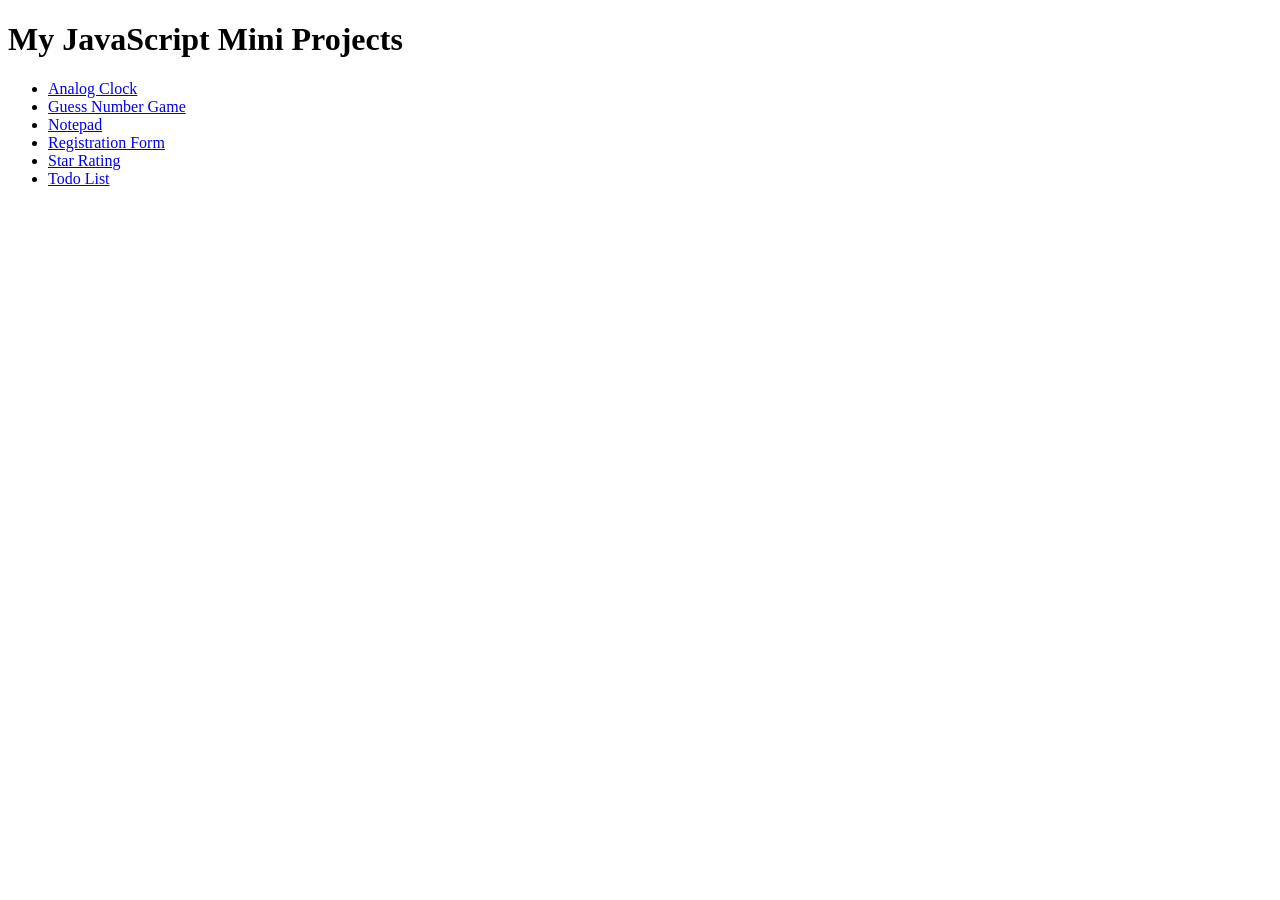
<file: index.html>
<!DOCTYPE html>
<html>
<head>
<title>JavaScript Mini Projects</title>
</head>

<body>

<h1>My JavaScript Mini Projects</h1>

<ul>
<li><a href="analogClock/">Analog Clock</a></li>
<li><a href="guessnumber/">Guess Number Game</a></li>
<li><a href="notepad/">Notepad</a></li>
<li><a href="registerForm/">Registration Form</a></li>
<li><a href="star/">Star Rating</a></li>
<li><a href="todolist/">Todo List</a></li>
</ul>

</body>
</html>
</file>
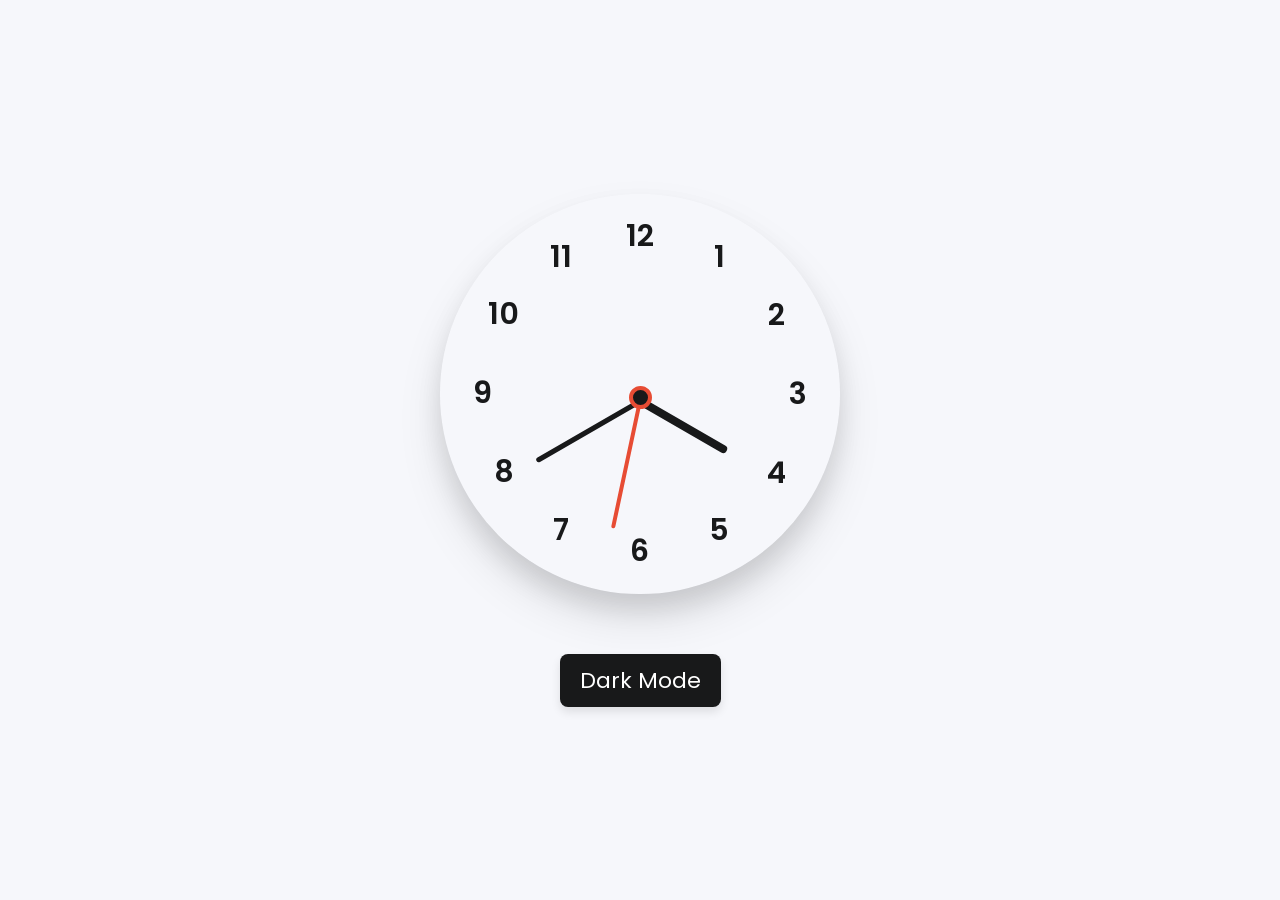
<file: analogClock/index.html>
<!DOCTYPE html>
<html lang="en">

<head>
    <meta charset="UTF-8">
    <meta name="viewport" content="width=device-width, initial-scale=1.0">
    <title>Document</title>
    <link rel="stylesheet" href="Clock.css">
     <script src="Clock.js" defer></script>
</head>

<body>
    <div class="container">
        <div class="clock">
            <label style="--i:  1"><span>1</span></label>
            <label style="--i:  2"><span>2</span></label>
            <label style="--i:  3"><span>3</span></label>
            <label style="--i:  4"><span>4</span></label>
            <label style="--i:  5"><span>5</span></label>
            <label style="--i:  6"><span>6</span></label>
            <label style="--i:  7"><span>7</span></label>
            <label style="--i:  8"><span>8</span></label>
            <label style="--i:  9"><span>9</span></label>
            <label style="--i:  10"><span>10</span></label>
            <label style="--i:  11"><span>11</span></label>
            <label style="--i:  12"><span>12</span></label>


            <div class="indicator">
                <span class="hand hour"></span>
                <span class="hand minute"></span>
                <span class="hand second"></span>
            </div>
         </div>
          <div class="mode-swicth">Dark Mode</div>
    </div>


    
</body>

</html>
</file>
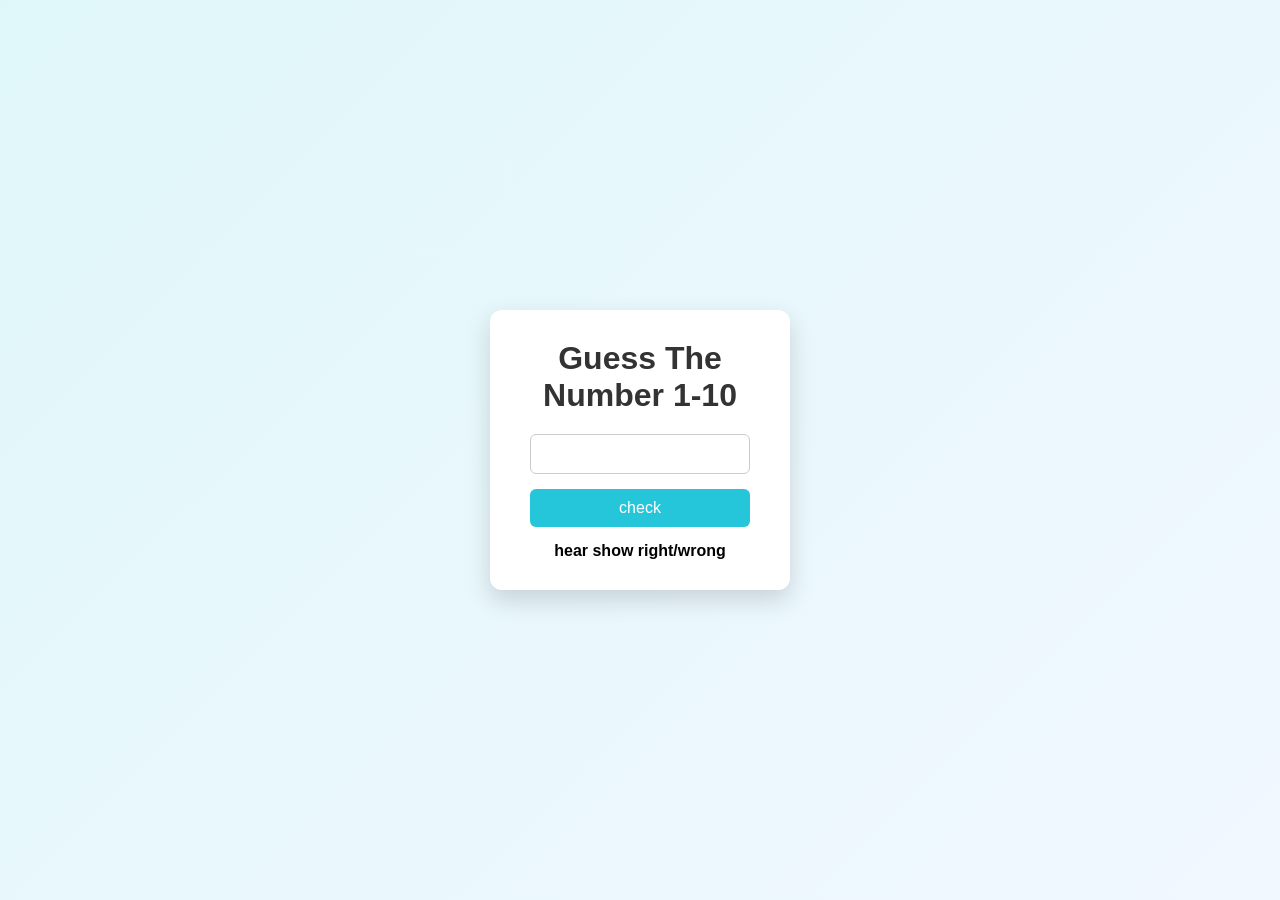
<file: guessnumber/index.html>
<body>
    

<center>
    <div class="container"> 
    <h1> Guess The Number 1-10</h1>
    <input id="user" type="number">
    <button onclick="change()">check</button>
    <h2 id="rw">hear show right/wrong</h2> 

    </div>


</center>
</body>

<style>
    * {
  margin: 0;
  padding: 0;
  box-sizing: border-box;
  font-family: Arial, sans-serif;
}

body {
  height: 100vh;
  display: flex;
  justify-content: center;
  align-items: center;
  background: linear-gradient(135deg, #e0f7fa, #f1f8ff);
}

.container {
  background: white;
  padding: 30px 40px;
  border-radius: 12px;
  text-align: center;
  box-shadow: 0 10px 25px rgba(0, 0, 0, 0.15);
  width: 300px;
}

h1 {
  margin-bottom: 20px;
  color: #333;
}

input {
  width: 100%;
  padding: 10px;
  font-size: 16px;
  margin-bottom: 15px;
  border-radius: 6px;
  border: 1px solid #ccc;
  text-align: center;
}

button {
  width: 100%;
  padding: 10px;
  background: #26c6da;
  color: white;
  font-size: 16px;
  border: none;
  border-radius: 6px;
  cursor: pointer;
}

button:hover {
  background: #00acc1;
}

h2 {
  margin-top: 15px;
  font-size: 16px;
  font-weight: bold;
}

   /* div{
        
        font-family:sans-serif;
        padding-top: 100px;
    }
    #user{
        height: 50px;
        width: 150px;
        display: block;
        padding: 25px;
        margin-bottom: 20px;
        color: black;

        
    }
    button{
        padding: 20px;
        height: 20px;
        width:100px;
        justify-content: center;
        align-items: center;
        display: flex;
        font-weight: 700;
        background-color: aqua;
        cursor: pointer;
        border: none;
        
    }*/
   
</style>

<script>
    var inputt = document.getElementById("user")
    var rww = document.getElementById('rw')
    var randomnumber = Math.floor(Math.random()*10) +1
    

    function change() {
        
        var enterednumber = inputt.value
        if (randomnumber == enterednumber) {
            console.log("right")
            rww.textContent = "you are right"
            alert("you won the game")
        }
        else {
            console.log("wrong")
            rww.textContent = "you are wrong"
        }
    }


</script>
</file>
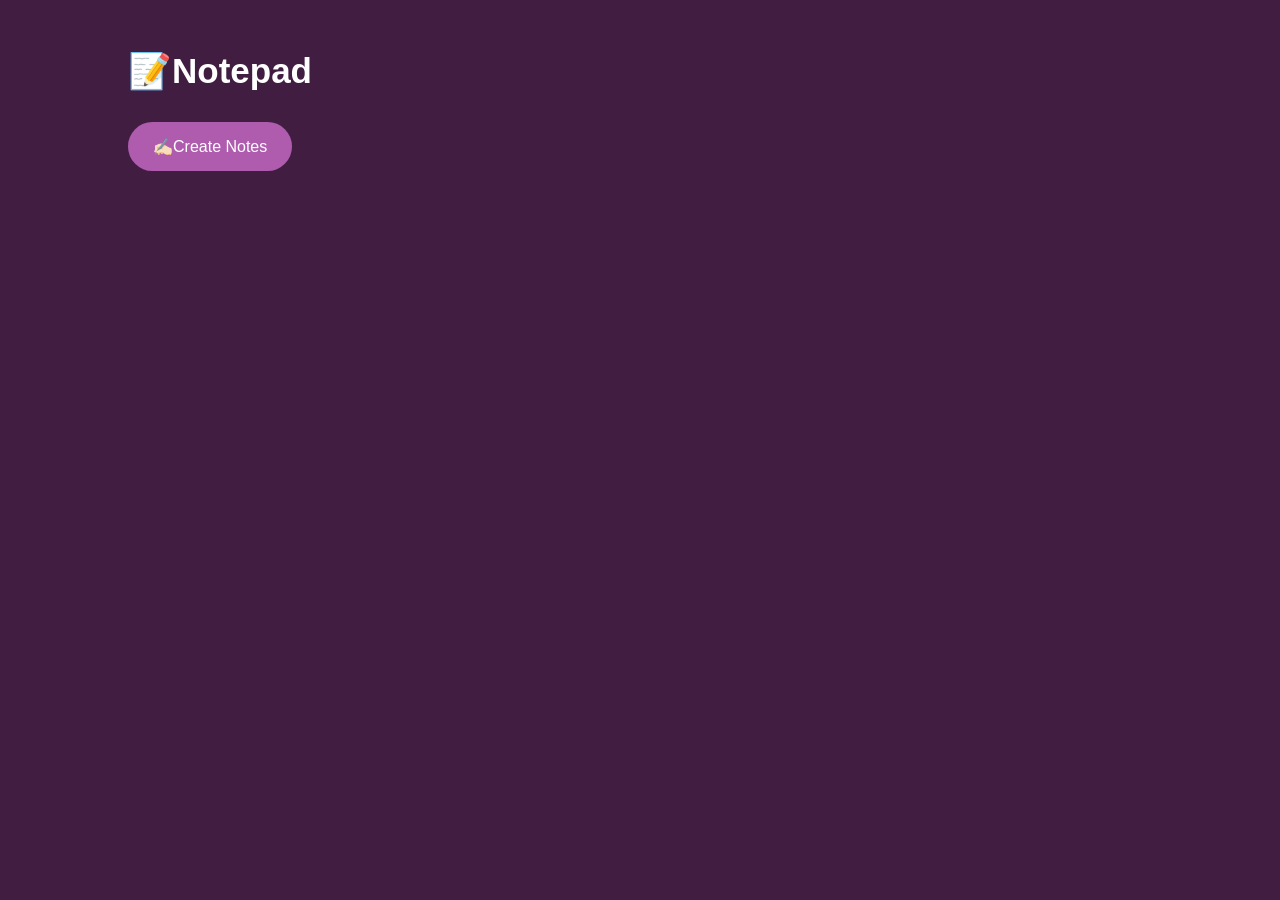
<file: notepad/index.html>
<!DOCTYPE html>
<html lang="en">
<head>
    <meta charset="UTF-8">
    <meta name="viewport" content="width=device-width, initial-scale=1.0">
    <title>Document</title>
    <link rel="stylesheet" href="notepad.css">
    
</head>
<body>
    <div class="container">
        <h1 class="heading">📝Notepad</h1>
        <button class="btn">✍🏻Create Notes</button>
    
      <div class="notes-container">
         <!-- <p contenteditable="true" class="input-box">
               <img src="https://cdn-icons-png.flaticon.com/512/1345/1345874.png" alt="delete">
            </p>-->
     </div>
    </div>
    <script src="notepad.js"></script>
</body>
</html>
</file>
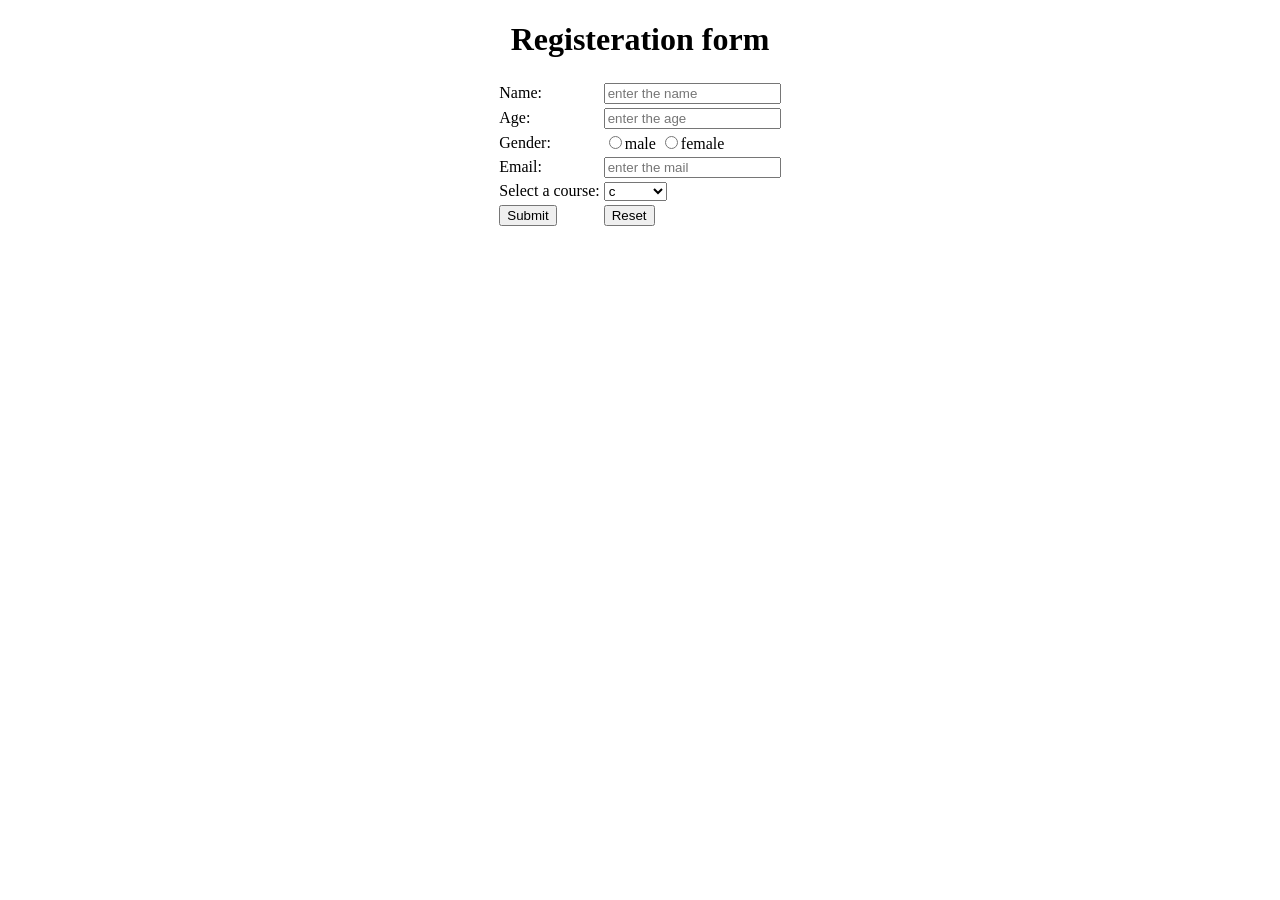
<file: registerForm/index.html>
<!DOCTYPE html>
<html lang="en">
<head>
    <title>Register</title>
</head>
<body>
    <center>
        <h1> Registeration form</h1>
        <form>
            <table>
                <tr>
                    <td>Name:</td> <td><input type="text" placeholder="enter the name"></td>
                </tr>
                <tr>
                    <td>Age:</td> <td><input type="number" placeholder="enter the age"></td>
                <tr>
                    <td>Gender:</td>
                    <td>
                        <input type="radio" name="gender">male
                         <input type="radio" name="gender">female
                    </td>
                </tr>
                <tr>
                     <td>Email:</td> <td><input type="email" placeholder="enter the mail"></td>
                </tr>
                <tr>
                    <td>Select a course:</td>
                    <td>
                        <select>
                            <option>c</option>
                            <option>c++</option>
                            <option>java</option>
                            <option>python</option>
                        </select>
                    </td>
                </tr>
                <tr>
                    <td><input type="submit"></td>
                    <td><input type="reset"></td>
                    
                </tr>
                

            </table>
        </form>
    </center>
</body>
</html>
</file>
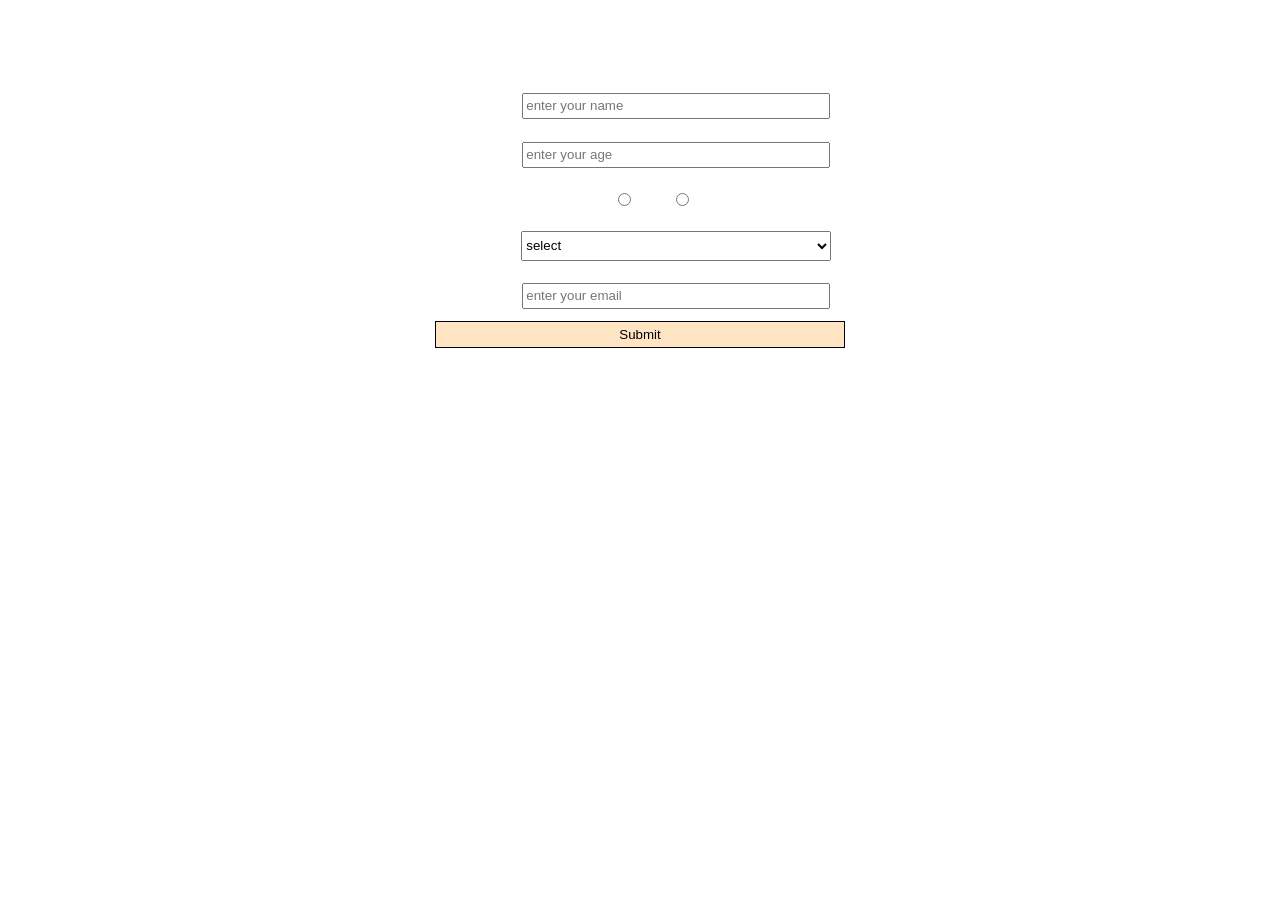
<file: todolist/index.html>
<!DOCTYPE html>
<html lang="en">

<head>
  <meta charset="UTF-8">
  <meta name="viewport" content="width=device-width, initial-scale=1.0">
  <title>STUDENT FORM</title>
  <link rel="stylesheet" href="todoo.css">

</head>
<center>

  <body>
    <h1>STUDENT FORM</h1>
    <form id="one">
      <table>
        <tr>
          
          <td id="tdd">
            Name:
          </td>
          
          <td id="tdd"><input id="name" type="text" placeholder="enter your name"  required></td>
        </tr>
        <tr>
          <td id="tdd">
            Age:
          </td>
          <td id="tdd"><input id="age" type="number" placeholder="enter your age"  required></td>
        </tr>
        <tr>
          <td id="tdd">
            Gender:
          </td>
          <td class="gender" id="tdd">
            <input type="radio" name="gender" value="Male" required>Male
            <input type="radio" name="gender" value="Female">Female

          </td>
        </tr>
        <tr>
          <td id="tdd">
            Course:
          </td>
          <td id="tdd"> <select id="course" class="two"  required>
              <option value="">select</option>
              <option value="javascript">javascript</option>
              <option value="c">c</option>
              <option value="c++">c++</option>
              <option value="python">python</option>
            </select> </td>
        </tr>
        <tr>
          <td id="tdd">
            Email
          </td>
          <td id="tdd"><input id="email" type="email" placeholder="enter your email"  required></td>
        </tr>

      </table>
      <button type="submit" id="sub">Submit</button>
    </form>

    <table id="otable">
      <thead>
        <tr>
        <th>NAME</th>
        <th>AGE</th>
        <th>COURSE</th>
        <th>GENDER</th>
        <th>EMAIL</th>
        <th>ACTION</th>
        </tr>
      </thead>
      <tbody></tbody>
    </table>



    <script>
     
      const form = document.getElementById("one");
      const tableBody = document.querySelector("#otable tbody");

      // When form is submitted
      form.addEventListener("submit", function (event) {
        event.preventDefault(); // stop form reload

        // Get values
        const name = document.getElementById("name").value;
        const age = document.getElementById("age").value;
        const gender = document.querySelector('input[name="gender"]:checked').value;
        const course = document.getElementById("course").value;
        const email = document.getElementById("email").value;
          
        if(!name || !age || !gender || !email){
          alert("please fill all fields!...");
          return;
        }
        
        const newRow = document.createElement("tr");
        newRow.id = "trr";

        
        newRow.innerHTML = `
        <td>${name}</td>
        <td>${age}</td>
        <td>${course}</td>
        <td>${gender}</td>
        <td>${email}</td>
        <td><button class="delete-btn">Delete</button></td>
      `;

        
        tableBody.appendChild(newRow);

        
        form.reset();

        newRow.querySelector(".delete-btn").addEventListener("click", function () {
          newRow.remove(); // removes that row
        });
      });
    </script>
  </body>

</html>
</file>
<file: analogClock/Clock.css>
@import url('https://fonts.googleapis.com/css2?family=Poppins:wght@300;400;500;600;700;800;900&display=swap');

* {
    margin: 0;
    padding: 0;
    box-sizing: border-box;
    font-family: "Poppins", sans-serif;

}

:root {
    --primary-color: #f6f7fb;
    --white-color: #fff;
    --black-color: #18191a;
    --red-color: #e74c34;


}

body {
    display: flex;
    min-height: 100vh;
    align-items: center;
    justify-content: center;
    background: var(--primary-color);

}
body.dark{
    --primary-color:#242526;
    --white-color: #18191a;
    --black-color:#fff;
    --red-color: #e74c34;

     cursor: pointer;

}

.container {
    display: flex;
    flex-direction: column;
    align-items: center;
    gap: 60px;
}

.container .clock {
    display: flex;
    height: 400px;
    width: 400px;
    border-radius: 50%;
    align-items: center;
    justify-content: center;



    background: var(--white--color);
    box-shadow: 0 15px 25px rgba(0, 0, 0, 0.1), 0 25px 45px rgba(0, 0, 0, 0.1);
    position: relative;
}

.clock label {
    position: absolute;
    inset: 20px;
    text-align: center;
    transform: rotate(calc(var(--i)*(360deg / 12)));
}

.clock label span {
    display: inline-block;

    font-size: 30px;
    font-weight: 600;
    color: var(--black-color);
    transform: rotate(calc(var(--i)*(-360deg / 12)));


}

.container .indicator {

    position: absolute;
    height: 15px;
    width: 15px;
    display: flex;
    justify-content: center;

}

.indicator::before {
    content: "";
    position: absolute;
    height: 100%;
    width: 100%;
    z-index: 100;
    border-radius: 50%;

    background: var(--black-color);
    /* use real color to test */
    border: 4px solid var(--red-color);
    /* use real color to test */
}

.indicator .hand {
    position: absolute;
    height: 130px;
    width: 4px;
    bottom: 0;
    transform-origin: bottom;
    border-radius: 25px;
    background: var(--red-color);

}
.hand.minute{
    height: 120px;
    width: 5px;
    background-color: var(--black-color);
   

}
.hand.hour{
    height: 100px;
    width: 8px;
    background-color: var(--black-color);
   

}
.mode-swicth{
    padding: 10px 20px;
    border-radius: 8px;
    font-size: 22px;
    font-weight: 400;
    display: inline-block;
    color: var(--white-color);
    background: var(--black-color);
    box-shadow: 0 5px 10px rgba(0,0,0,0.1);
    cursor: pointer;;
}
</file>
<file: notepad/notepad.css>
*{
    margin: 0;
    padding: 0;
    font-family: 'poppins',sans-serif;
    box-sizing: border-box;
}
.container{
    width: 100%;
    min-height: 100vh;
    background-color: rgb(65, 30, 65);
    color: white;
    padding-top: 4%;
    padding-left: 10%;

}
.container h1{
  font-weight: 600;
  font-size: 35px;
  align-items: center;
 

}
.container button{
    cursor: pointer;
    background-color:rgb(175, 92, 175);
    align-items: center;
    color: white;
    font-weight: 500;
    outline: 0;
    border: 0;
    padding: 15px 25px;
    margin: 30px 0 20px;
    border-radius: 40px;
    font-size: 16px;
}
.input-box{
    position: relative;
    width: 100%;
    max-width: 500px;
    min-height: 150px;
    background-color: white;
    color: black;
    padding: 20px;
    margin: 20px 0;
    outline: none;
    border-radius: 5px;

 }
 .notes-container img{
    position: absolute;
    width: 25px;
    bottom: 15px;
    right: 15px;
    cursor: pointer;
}
</file>
<file: todolist/todoo.css>
h1 {
    color: white;
}

body {
    background-image: url("https://cdn.pixabay.com/photo/2022/09/13/08/11/study-7451274_1280.jpg");
}

table,
#tdd,
tr,
form {
    border: 1px double transparent;
    border-collapse: collapse;
    width: fit-content;
    background-color: transparent;
    color: white;



}

input[type="text"],
input[type="number"],
input[type="email"] {
    width: 300px;
    height: 20px;
    margin: 1px;
}

#sub {
    width: 410px;
    background-color: bisque;
    padding: 5px;
    margin: auto;
    border: 1px solid black;
    color: black;

}

#sub:hover {
    background-color: lightcoral;
    cursor: pointer;
}

.two {
    width: 260px;
}

#otable {
    margin: 0 auto;
    width: 75%;
   
    border-collapse: collapse;
    margin: 35px;



}

th,
td {

    padding: 10px;
    text-align: center;

    color: white;
    background-color: transparent;

}

#course {
    width: 310px;
    height: 30px;
}

.delete-btn {
    background-color: rgb(230, 48, 48);
    color: white;
}

.delete-btn:hover {
    background-color: rgb(162, 27, 27);
    cursor: pointer;
}
</file>
